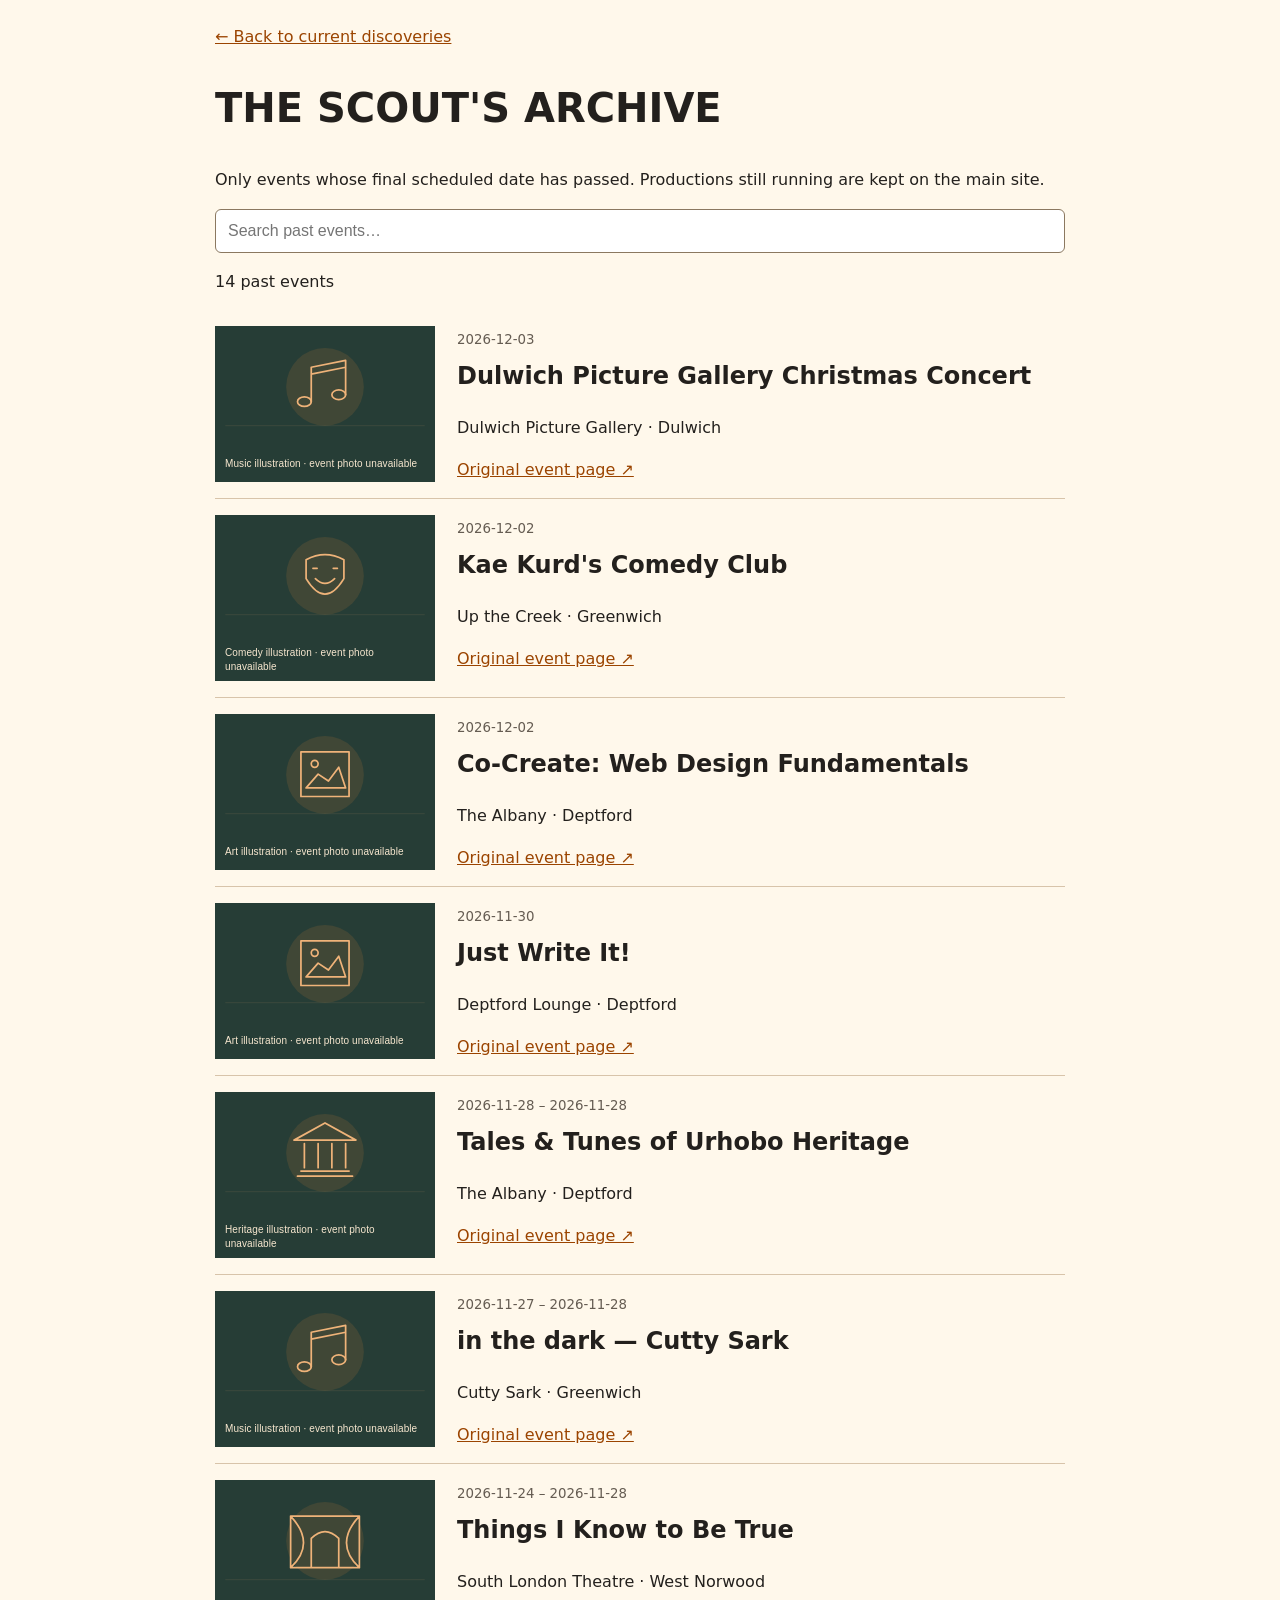
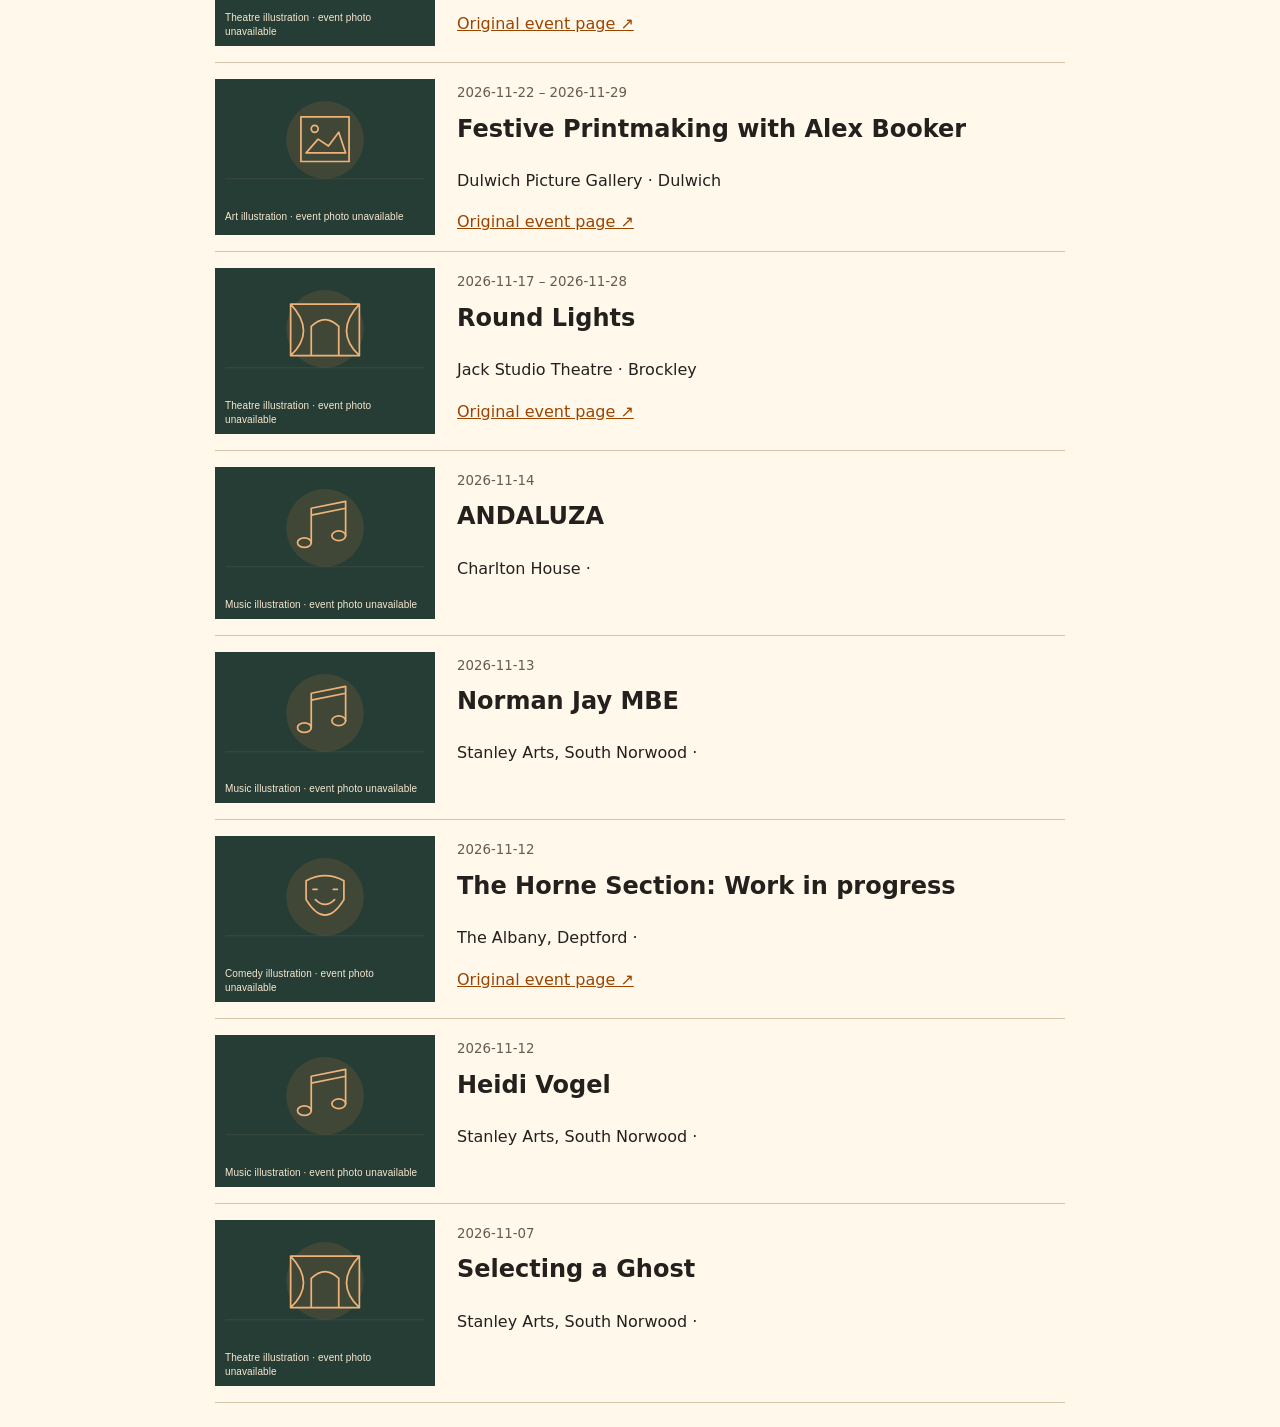
<file: archive.html>
<!doctype html><html lang="en"><head><meta charset="utf-8"><meta name="viewport" content="width=device-width,initial-scale=1"><title>Culture Scout · Past events archive</title><style>body{font:16px/1.6 system-ui,sans-serif;background:#fff8eb;color:#23201d;max-width:850px;margin:auto;padding:24px}a{color:#9b4400}h1{font-size:2.5rem}article{border-bottom:1px solid #d8c4aa;padding:16px 0}small{color:#655c52}input{width:100%;padding:12px;font-size:1rem;border:1px solid #8b7860;border-radius:6px}</style><link rel="stylesheet" href="./event-media.css?v=12"><script src="./event-media.js?v=12"></script></head><body><a href="./index.html">← Back to current discoveries</a><h1>THE SCOUT'S ARCHIVE</h1><p>Only events whose final scheduled date has passed. Productions still running are kept on the main site.</p><input id="q" type="search" placeholder="Search past events…" aria-label="Search archive"><p id="count">Loading past events…</p><main id="list"></main><script>const date=new Intl.DateTimeFormat('sv-SE',{timeZone:'Europe/London',year:'numeric',month:'2-digit',day:'2-digit'}).format(new Date());const esc=x=>String(x??'').replace(/[&<>"']/g,c=>({'&':'&amp;','<':'&lt;','>':'&gt;','"':'&quot;',"'":'&#39;'}[c]));let past=[];function show(){const q=document.getElementById('q').value.toLowerCase();const a=past.filter(e=>[e.title,e.venue,e.area,e.category].join(' ').toLowerCase().includes(q));document.getElementById('count').textContent=a.length+' past events';document.getElementById('list').innerHTML=a.map(e=>'<article class="archive-event">'+ScoutMedia.html(e)+'<div><small>'+esc(e.date)+(e.endDate?' – '+esc(e.endDate):'')+'</small><h2>'+esc(e.title)+'</h2><p>'+esc(e.venue||'')+' · '+esc(e.area||'')+'</p>'+(e.url?'<a href="'+esc(e.url)+'" target="_blank" rel="noopener noreferrer">Original event page ↗</a>':'')+'</div></article>').join('')||'<p>No past events match.</p>'}Promise.all([fetch('./events.json',{cache:'no-store'}).then(r=>r.json()),fetch('./research-archive.json',{cache:'no-store'}).then(r=>r.json()).catch(()=>({pastEvents:[]}))]).then(([d,archive])=>{const all=[...(d.events||[]),...(archive.pastEvents||[])];const ids=new Set();past=all.filter(e=>e.date&&(e.endDate||e.date)<date).filter(e=>{const id=e.title+'|'+e.date;if(ids.has(id))return false;ids.add(id);return true}).sort((a,b)=>b.date.localeCompare(a.date));show()}).catch(()=>document.getElementById('count').textContent='Archive unavailable. Please refresh.');document.getElementById('q').addEventListener('input',show);</script></body></html>
</file>
<file: event-media.css>
.event-media{margin:0;min-width:0;background:#263d36;color:#f7e7cf}.event-frame{position:relative;aspect-ratio:16/9;overflow:hidden}.event-illustration{display:block;width:100%;height:100%}.event-media .event-photo,.card .event-media .event-photo{position:absolute;inset:0;width:100%;height:100%;object-fit:contain;background:#20322c;display:block}.event-media figcaption{padding:7px 10px;font:10px/1.4 Arial,sans-serif;letter-spacing:.01em}.event-media a{color:inherit;text-underline-offset:2px}.media-credit{display:none}.has-photo .media-credit{display:inline}.has-photo .media-fallback{display:none}.pick-list{display:grid;grid-template-columns:repeat(2,minmax(0,1fr));gap:16px;margin-top:20px}.pick-item{display:grid;grid-template-columns:140px minmax(0,1fr);gap:14px;padding:14px 0;border-top:1px solid #c9b99e;align-items:start;min-width:0}.pick-item h4{margin:0 0 7px;font-size:17px;line-height:1.25}.pick-item p{margin:0 0 7px;font-size:12px;line-height:1.5}.pick-item a{font-size:12px}.pick-item .event-frame{aspect-ratio:1}.pick-item .event-media figcaption{font-size:9px}.event-mini{display:grid;grid-template-columns:100px minmax(0,1fr);gap:12px;align-items:start;margin:12px 0}.event-mini .event-frame{aspect-ratio:4/3}.event-mini .event-media figcaption{font-size:9px}.event-shortcut{display:flex;flex-direction:column;text-align:left;max-width:220px}.event-shortcut .event-media{width:100%;margin-bottom:8px}.event-shortcut .event-frame{aspect-ratio:16/9}.archive-event{display:grid;grid-template-columns:220px minmax(0,1fr);gap:22px}.archive-event h2{margin-top:5px}.archive-event>*{min-width:0}@media(max-width:900px){.pick-list{grid-template-columns:1fr}}@media(max-width:530px){.pick{padding:16px}.pick-item{grid-template-columns:100px minmax(0,1fr);gap:12px}.pick-item h4{font-size:16px}.archive-event{grid-template-columns:1fr}.event-shortcut{max-width:100%}.event-mini{grid-template-columns:90px minmax(0,1fr)}}

/* Keep the illustration visible while a remote photograph is still loading. */
.has-photo:not(.photo-loaded) .event-photo{opacity:0}.has-photo:not(.photo-loaded) .media-credit{display:none}.has-photo:not(.photo-loaded) .media-fallback{display:inline}
</file>
